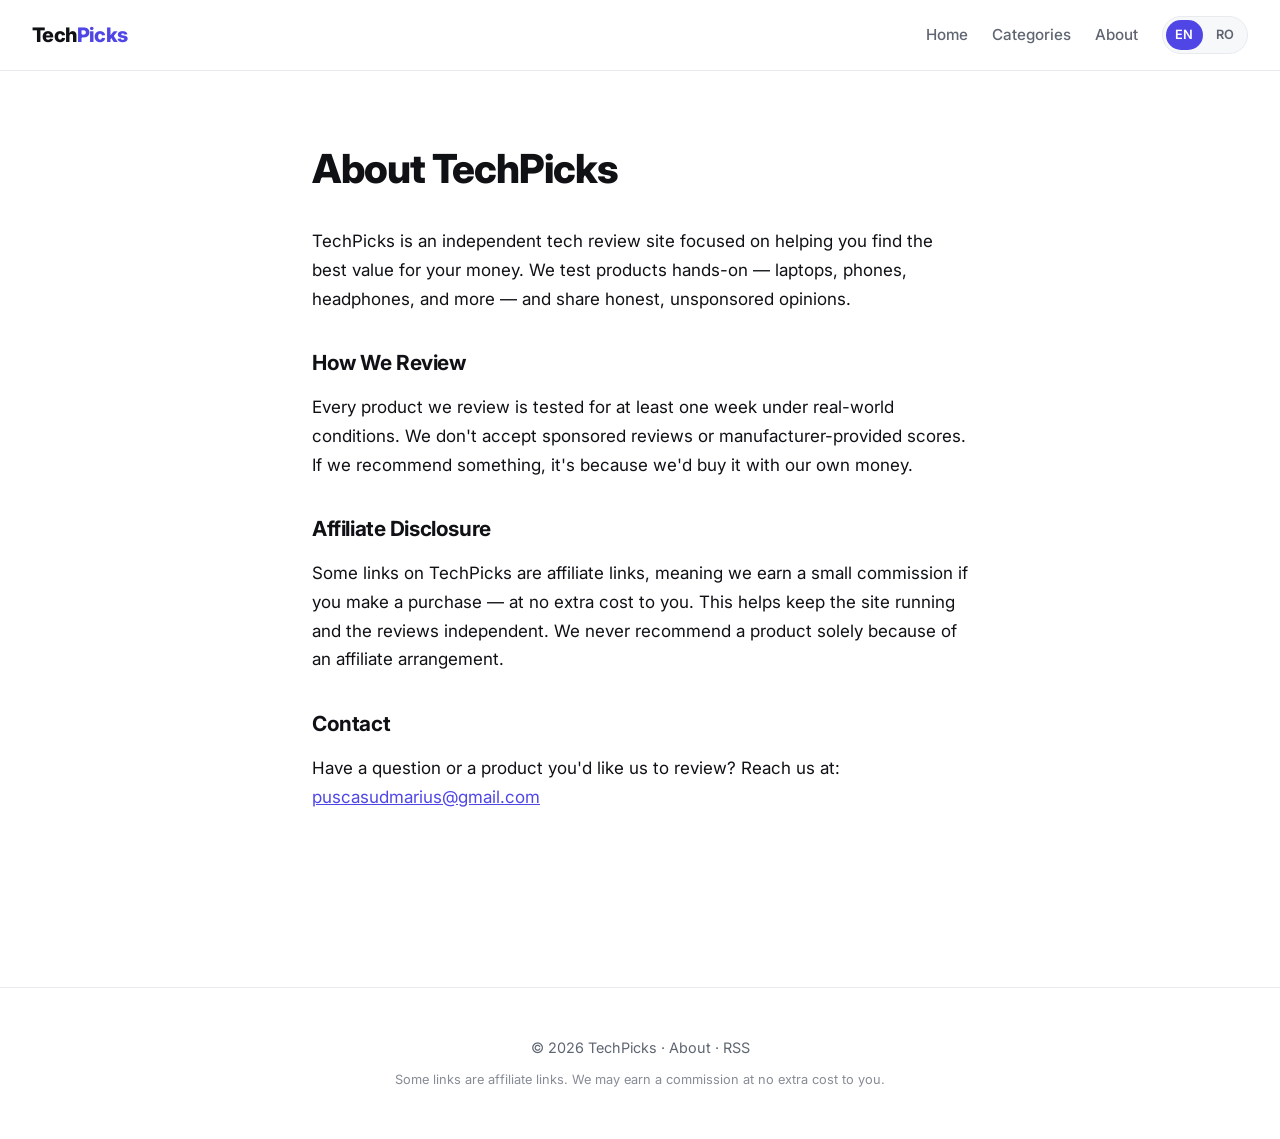
<file: about.html>
<!DOCTYPE html>
<html lang="en">
<head>
  <meta charset="UTF-8" />
  <meta name="viewport" content="width=device-width, initial-scale=1.0" />
  <title>About | TechPicks</title>
  <meta name="description" content="TechPicks is an independent tech review site. We test products hands-on and recommend only what we'd buy ourselves." />
  <meta name="robots" content="index, follow" />
  <link rel="canonical" href="https://mariuspcs.github.io/my-website/about.html" />
  <link rel="alternate" hreflang="en" href="https://mariuspcs.github.io/my-website/about.html" />
  <link rel="alternate" hreflang="ro" href="https://mariuspcs.github.io/my-website/ro/about.html" />
  <link rel="alternate" hreflang="x-default" href="https://mariuspcs.github.io/my-website/ro/about.html" />
  <meta name="theme-color" content="#ffffff" media="(prefers-color-scheme: light)" />
  <meta name="theme-color" content="#0f1115" media="(prefers-color-scheme: dark)" />
  <link rel="preconnect" href="https://fonts.googleapis.com" />
  <link rel="preconnect" href="https://fonts.gstatic.com" crossorigin />
  <link href="https://fonts.googleapis.com/css2?family=Inter:wght@400;500;600;700;800;900&display=swap" rel="stylesheet" />
  <link rel="stylesheet" href="style.css" />
</head>
<body>
  <a href="#main" class="skip-link">Skip to main content</a>

  <header>
    <a href="index.html" class="logo">Tech<span>Picks</span></a>
    <div class="header-right">
      <nav aria-label="Main navigation">
        <a href="index.html">Home</a>
        <a href="index.html#categories">Categories</a>
        <a href="about.html">About</a>
      </nav>
      <div class="lang-switch" role="group" aria-label="Language">
        <a href="about.html" class="active" aria-current="true">EN</a>
        <a href="ro/about.html">RO</a>
      </div>
    </div>
  </header>

  <main id="main">
    <div class="page-content">
      <h1>About TechPicks</h1>

      <p>
        TechPicks is an independent tech review site focused on helping you find the best value for your money. We test products hands-on — laptops, phones, headphones, and more — and share honest, unsponsored opinions.
      </p>

      <h2>How We Review</h2>
      <p>
        Every product we review is tested for at least one week under real-world conditions. We don't accept sponsored reviews or manufacturer-provided scores. If we recommend something, it's because we'd buy it with our own money.
      </p>

      <h2>Affiliate Disclosure</h2>
      <p>
        Some links on TechPicks are affiliate links, meaning we earn a small commission if you make a purchase — at no extra cost to you. This helps keep the site running and the reviews independent. We never recommend a product solely because of an affiliate arrangement.
      </p>

      <h2>Contact</h2>
      <p>
        Have a question or a product you'd like us to review? Reach us at:
        <a href="mailto:puscasudmarius@gmail.com">puscasudmarius@gmail.com</a>
      </p>
    </div>
  </main>

  <footer>
    <p>
      &copy; 2026 TechPicks &middot;
      <a href="about.html">About</a> &middot;
      <a href="feed.xml">RSS</a>
    </p>
    <p class="disclaimer">
      Some links are affiliate links. We may earn a commission at no extra cost to you.
    </p>
  </footer>
</body>
</html>
</file>
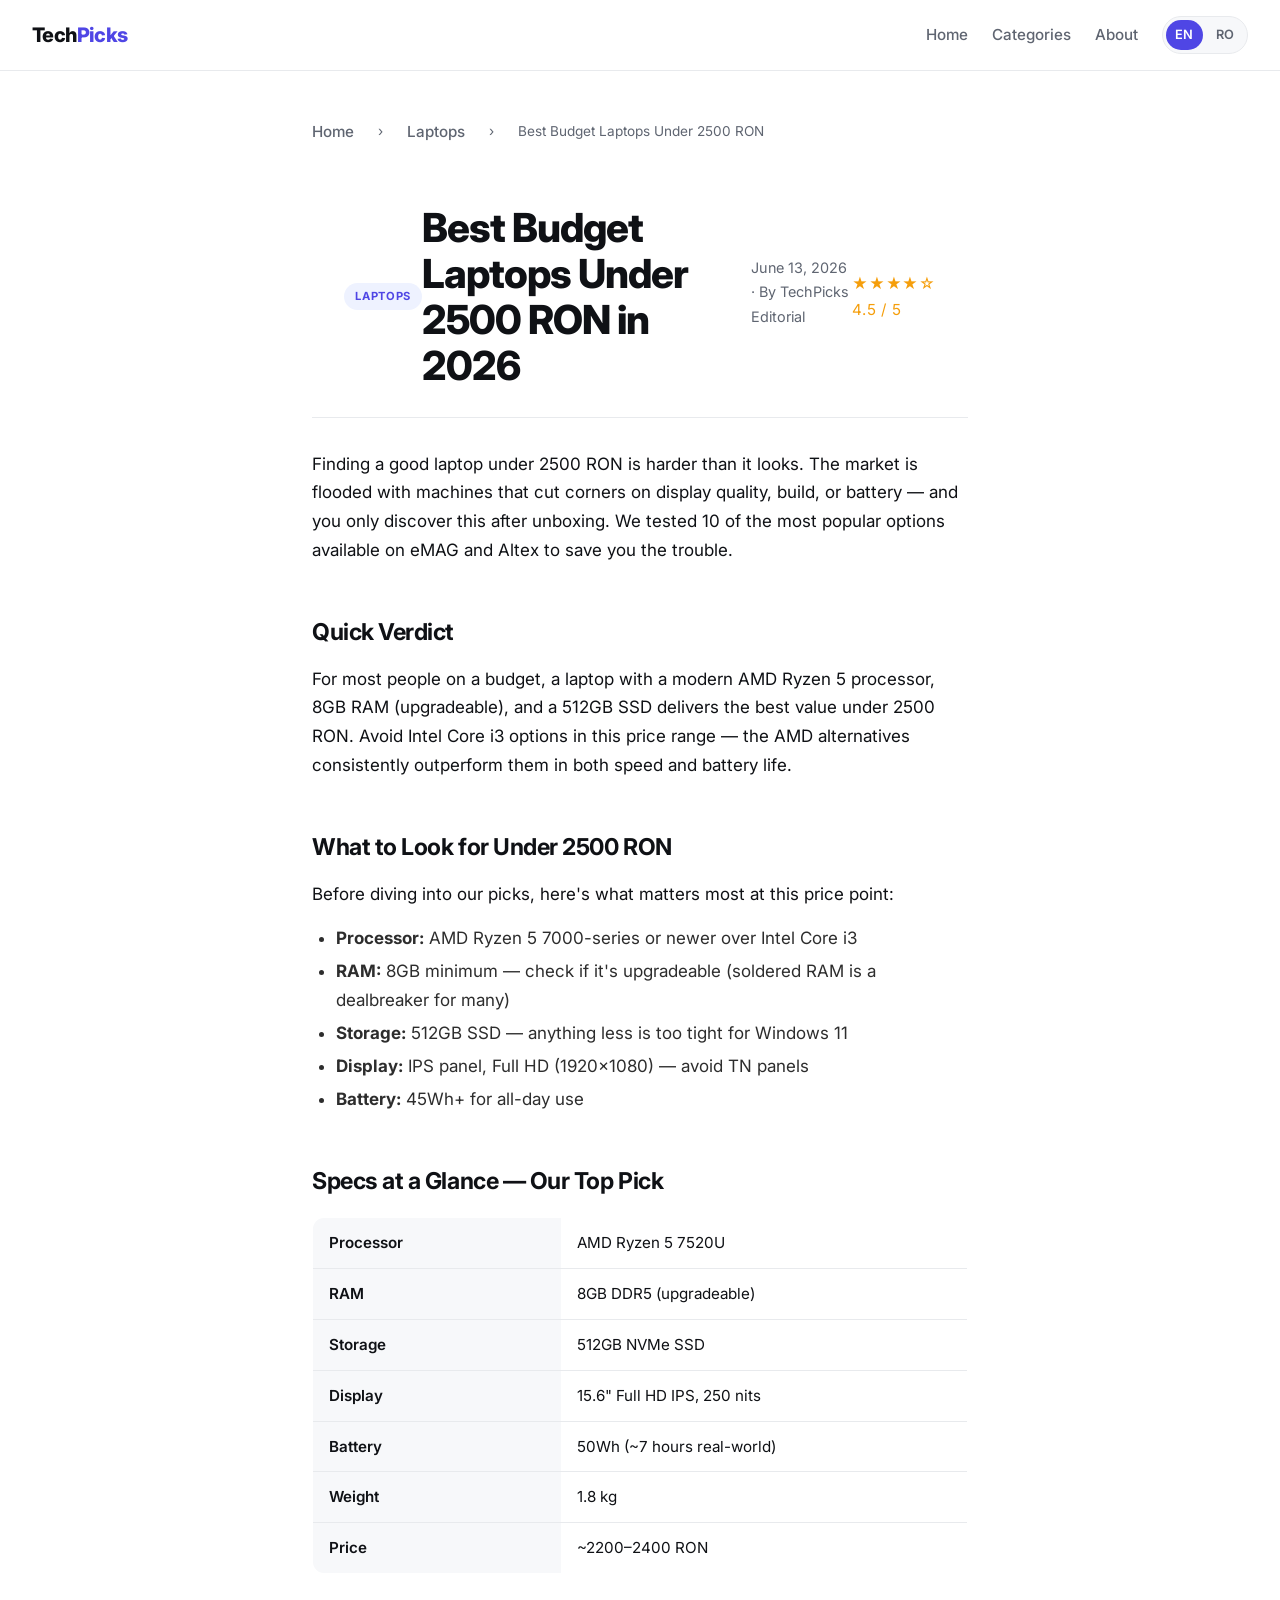
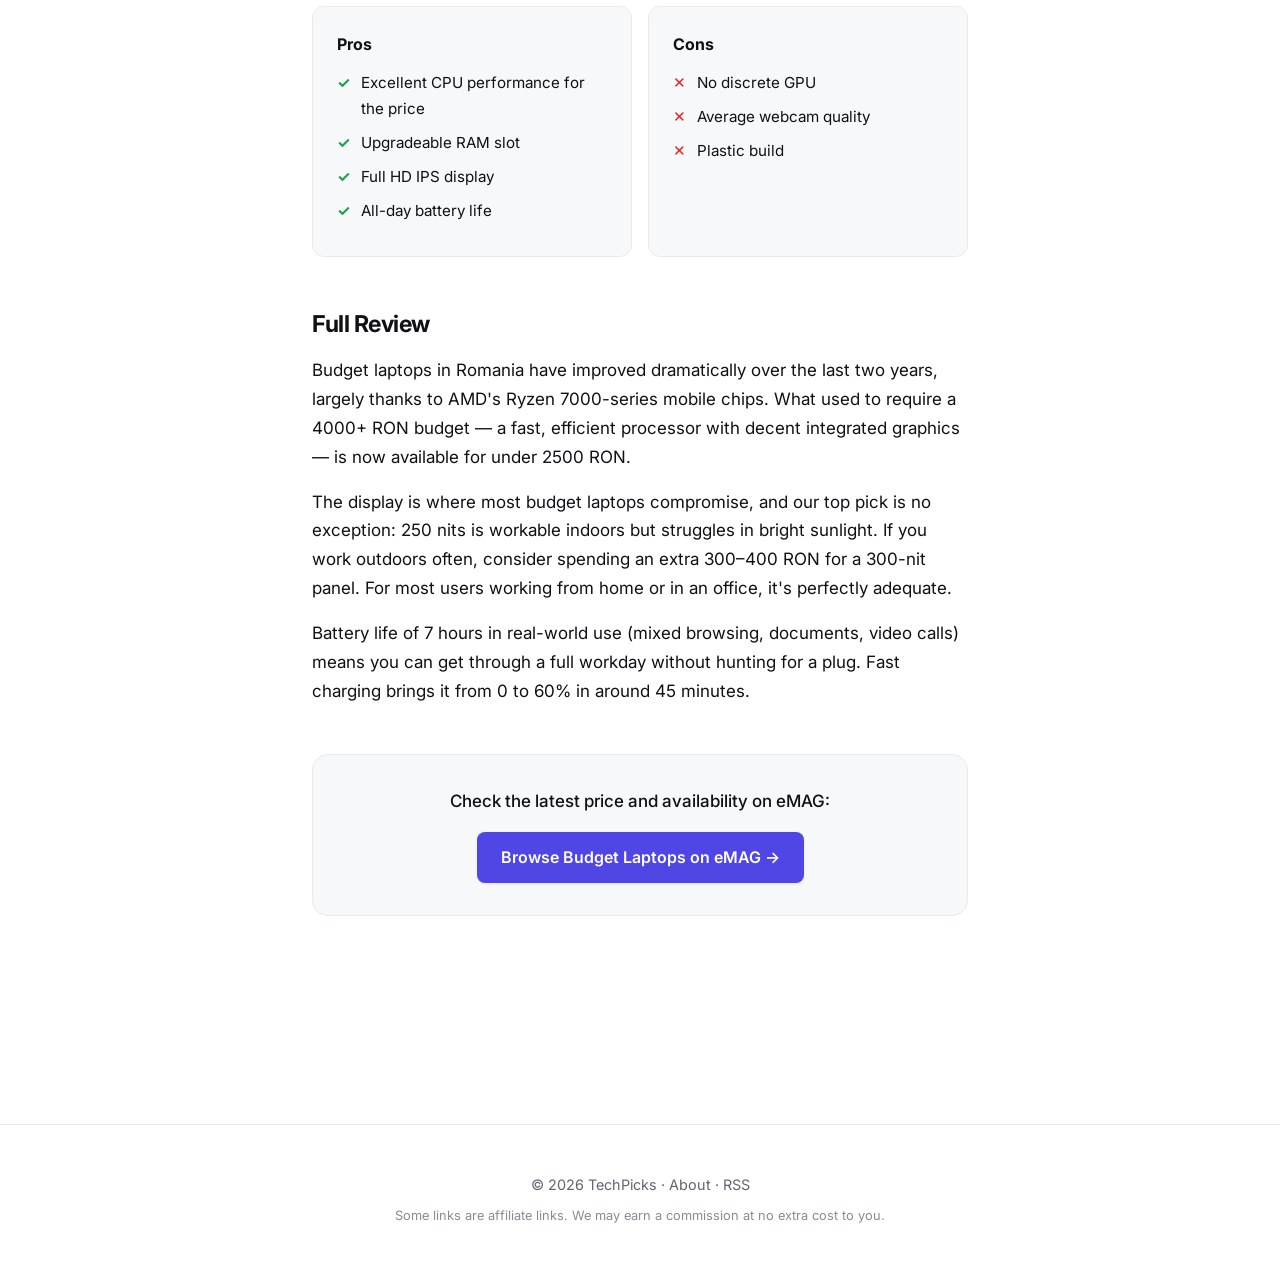
<file: articles/best-budget-laptops-2026.html>
<!DOCTYPE html>
<html lang="en">
<head>
  <meta charset="UTF-8" />
  <meta name="viewport" content="width=device-width, initial-scale=1.0" />
  <title>Best Budget Laptops Under 2500 RON in 2026 | TechPicks</title>
  <meta name="description" content="We tested 10 budget laptops to find the best performance per leu under 2500 RON. Here are our top picks for 2026." />
  <meta name="robots" content="index, follow" />
  <link rel="canonical" href="https://mariuspcs.github.io/my-website/articles/best-budget-laptops-2026.html" />

  <link rel="alternate" hreflang="en" href="https://mariuspcs.github.io/my-website/articles/best-budget-laptops-2026.html" />
  <link rel="alternate" hreflang="ro" href="https://mariuspcs.github.io/my-website/ro/articles/best-budget-laptops-2026.html" />
  <link rel="alternate" hreflang="x-default" href="https://mariuspcs.github.io/my-website/ro/articles/best-budget-laptops-2026.html" />

  <!-- Open Graph -->
  <meta property="og:title" content="Best Budget Laptops Under 2500 RON in 2026 | TechPicks" />
  <meta property="og:description" content="We tested 10 budget laptops to find the best performance per leu under 2500 RON." />
  <meta property="og:image" content="https://mariuspcs.github.io/my-website/assets/images/best-budget-laptops-2026.webp" />
  <meta property="og:type" content="article" />
  <meta property="og:locale" content="en_US" />
  <meta property="og:url" content="https://mariuspcs.github.io/my-website/articles/best-budget-laptops-2026.html" />

  <!-- JSON-LD: Review -->
  <script type="application/ld+json">
  {
    "@context": "https://schema.org",
    "@type": "Review",
    "headline": "Best Budget Laptops Under 2500 RON in 2026",
    "datePublished": "2026-06-13",
    "dateModified": "2026-06-13",
    "author": {
      "@type": "Person",
      "name": "TechPicks Editorial"
    },
    "publisher": {
      "@type": "Organization",
      "name": "TechPicks",
      "url": "https://mariuspcs.github.io/my-website/"
    },
    "reviewRating": {
      "@type": "AggregateRating",
      "ratingValue": "4.5",
      "bestRating": "5",
      "ratingCount": "10"
    },
    "itemReviewed": {
      "@type": "Product",
      "name": "Budget Laptops Under 2500 RON"
    }
  }
  </script>

  <meta name="theme-color" content="#ffffff" media="(prefers-color-scheme: light)" />
  <meta name="theme-color" content="#0f1115" media="(prefers-color-scheme: dark)" />

  <link rel="preconnect" href="https://fonts.googleapis.com" />
  <link rel="preconnect" href="https://fonts.gstatic.com" crossorigin />
  <link href="https://fonts.googleapis.com/css2?family=Inter:wght@400;500;600;700;800;900&display=swap" rel="stylesheet" />
  <link rel="stylesheet" href="../style.css" />
</head>
<body>
  <a href="#main" class="skip-link">Skip to main content</a>

  <header>
    <a href="../index.html" class="logo">Tech<span>Picks</span></a>
    <div class="header-right">
      <nav aria-label="Main navigation">
        <a href="../index.html">Home</a>
        <a href="../index.html#categories">Categories</a>
        <a href="../about.html">About</a>
      </nav>
      <div class="lang-switch" role="group" aria-label="Language">
        <a href="best-budget-laptops-2026.html" class="active" aria-current="true">EN</a>
        <a href="../ro/articles/best-budget-laptops-2026.html">RO</a>
      </div>
    </div>
  </header>

  <main id="main">
    <article class="article-full">
      <nav class="breadcrumb" aria-label="Breadcrumb">
        <a href="../index.html">Home</a> &rsaquo;
        <a href="../index.html#categories">Laptops</a> &rsaquo;
        <span>Best Budget Laptops Under 2500 RON</span>
      </nav>

      <header class="article-header">
        <span class="category-tag">Laptops</span>
        <h1>Best Budget Laptops Under 2500 RON in 2026</h1>
        <p class="article-meta">
          <time datetime="2026-06-13">June 13, 2026</time>
          &middot; By TechPicks Editorial
        </p>
        <div class="star-rating" aria-label="Rating: 4.5 out of 5">
          <span>&#9733;&#9733;&#9733;&#9733;&#9734;</span> 4.5 / 5
        </div>
      </header>

      <p>
        Finding a good laptop under 2500 RON is harder than it looks. The market is flooded with machines that cut corners on display quality, build, or battery — and you only discover this after unboxing. We tested 10 of the most popular options available on eMAG and Altex to save you the trouble.
      </p>

      <h2>Quick Verdict</h2>
      <p>
        For most people on a budget, a laptop with a modern AMD Ryzen 5 processor, 8GB RAM (upgradeable), and a 512GB SSD delivers the best value under 2500 RON. Avoid Intel Core i3 options in this price range — the AMD alternatives consistently outperform them in both speed and battery life.
      </p>

      <h2>What to Look for Under 2500 RON</h2>
      <p>Before diving into our picks, here's what matters most at this price point:</p>
      <ul style="margin: 0.5rem 0 1rem 1.5rem; color: #2d2d2d;">
        <li><strong>Processor:</strong> AMD Ryzen 5 7000-series or newer over Intel Core i3</li>
        <li><strong>RAM:</strong> 8GB minimum — check if it's upgradeable (soldered RAM is a dealbreaker for many)</li>
        <li><strong>Storage:</strong> 512GB SSD — anything less is too tight for Windows 11</li>
        <li><strong>Display:</strong> IPS panel, Full HD (1920×1080) — avoid TN panels</li>
        <li><strong>Battery:</strong> 45Wh+ for all-day use</li>
      </ul>

      <h2>Specs at a Glance — Our Top Pick</h2>
      <table class="specs-table">
        <tbody>
          <tr><th>Processor</th><td>AMD Ryzen 5 7520U</td></tr>
          <tr><th>RAM</th><td>8GB DDR5 (upgradeable)</td></tr>
          <tr><th>Storage</th><td>512GB NVMe SSD</td></tr>
          <tr><th>Display</th><td>15.6" Full HD IPS, 250 nits</td></tr>
          <tr><th>Battery</th><td>50Wh (~7 hours real-world)</td></tr>
          <tr><th>Weight</th><td>1.8 kg</td></tr>
          <tr><th>Price</th><td>~2200–2400 RON</td></tr>
        </tbody>
      </table>

      <div class="pros-cons">
        <div class="pros">
          <h3>Pros</h3>
          <ul>
            <li>Excellent CPU performance for the price</li>
            <li>Upgradeable RAM slot</li>
            <li>Full HD IPS display</li>
            <li>All-day battery life</li>
          </ul>
        </div>
        <div class="cons">
          <h3>Cons</h3>
          <ul>
            <li>No discrete GPU</li>
            <li>Average webcam quality</li>
            <li>Plastic build</li>
          </ul>
        </div>
      </div>

      <h2>Full Review</h2>
      <p>
        Budget laptops in Romania have improved dramatically over the last two years, largely thanks to AMD's Ryzen 7000-series mobile chips. What used to require a 4000+ RON budget — a fast, efficient processor with decent integrated graphics — is now available for under 2500 RON.
      </p>
      <p>
        The display is where most budget laptops compromise, and our top pick is no exception: 250 nits is workable indoors but struggles in bright sunlight. If you work outdoors often, consider spending an extra 300–400 RON for a 300-nit panel. For most users working from home or in an office, it's perfectly adequate.
      </p>
      <p>
        Battery life of 7 hours in real-world use (mixed browsing, documents, video calls) means you can get through a full workday without hunting for a plug. Fast charging brings it from 0 to 60% in around 45 minutes.
      </p>

      <div class="cta-box">
        <p>Check the latest price and availability on eMAG:</p>
        <a href="{{EMAG_HOME}}"
           target="_blank"
           rel="nofollow noopener noreferrer"
           class="btn-affiliate">
          Browse Budget Laptops on eMAG &rarr;
        </a>
      </div>

    </article>
  </main>

  <footer>
    <p>
      &copy; 2026 TechPicks &middot;
      <a href="../about.html">About</a> &middot;
      <a href="../feed.xml">RSS</a>
    </p>
    <p class="disclaimer">
      Some links are affiliate links. We may earn a commission at no extra cost to you.
    </p>
  </footer>
</body>
</html>
</file>
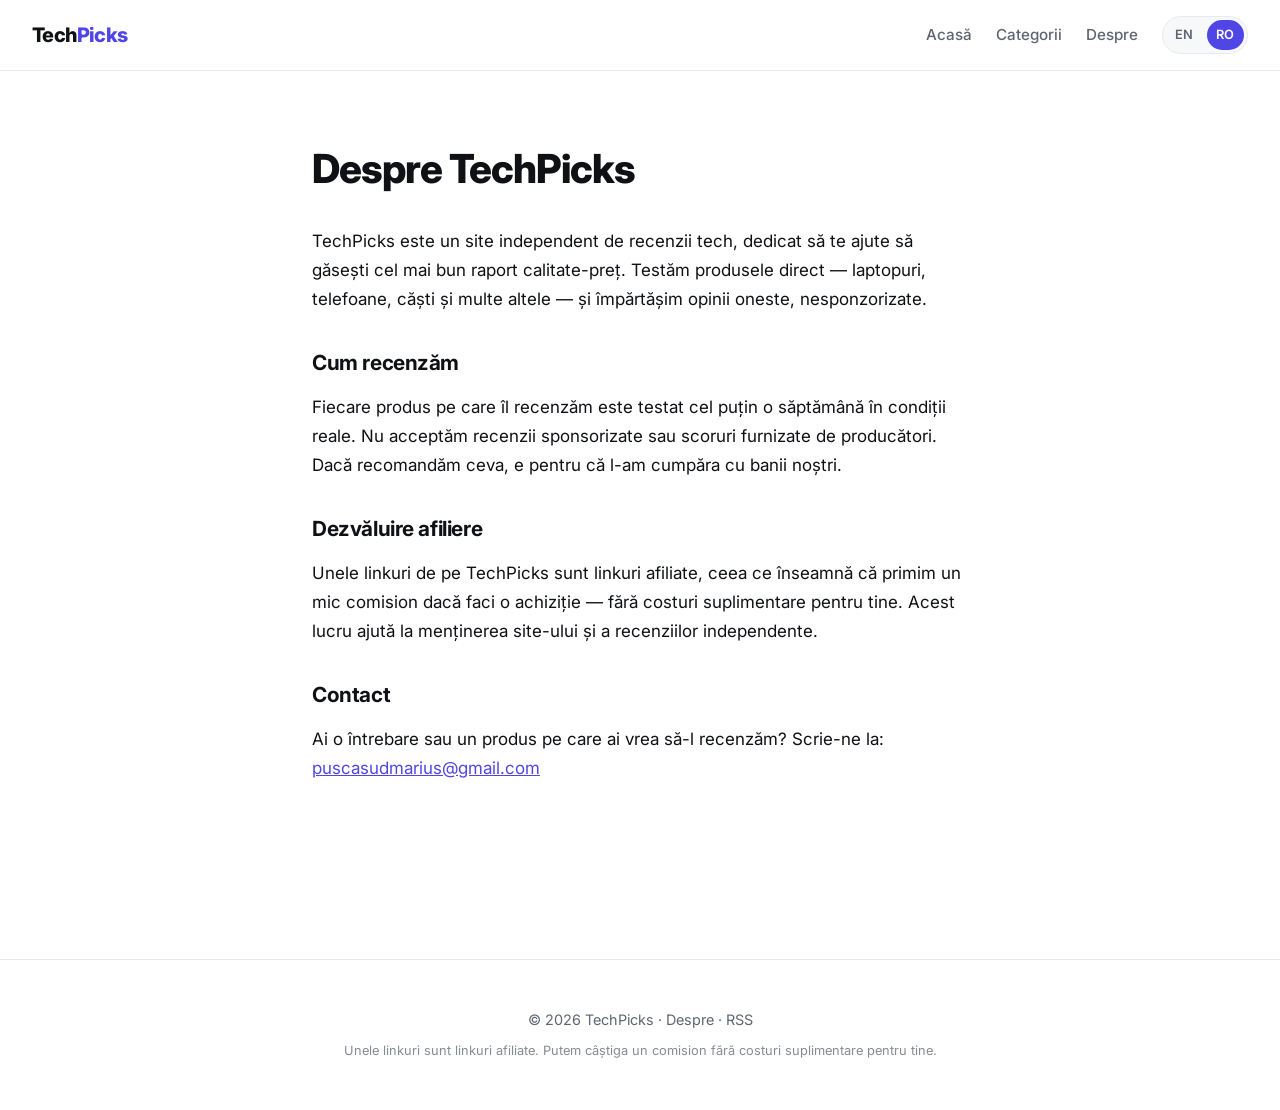
<file: ro/about.html>
<!DOCTYPE html>
<html lang="ro">
<head>
  <meta charset="UTF-8" />
  <meta name="viewport" content="width=device-width, initial-scale=1.0" />
  <title>Despre | TechPicks</title>
  <meta name="description" content="TechPicks este un site independent de recenzii tech. Testăm produsele direct și recomandăm doar ce am cumpăra noi înșine." />
  <meta name="robots" content="index, follow" />
  <link rel="canonical" href="https://mariuspcs.github.io/my-website/ro/about.html" />

  <link rel="alternate" hreflang="ro" href="https://mariuspcs.github.io/my-website/ro/about.html" />
  <link rel="alternate" hreflang="en" href="https://mariuspcs.github.io/my-website/about.html" />
  <link rel="alternate" hreflang="x-default" href="https://mariuspcs.github.io/my-website/ro/about.html" />

  <meta name="theme-color" content="#ffffff" media="(prefers-color-scheme: light)" />
  <meta name="theme-color" content="#0f1115" media="(prefers-color-scheme: dark)" />
  <link rel="preconnect" href="https://fonts.googleapis.com" />
  <link rel="preconnect" href="https://fonts.gstatic.com" crossorigin />
  <link href="https://fonts.googleapis.com/css2?family=Inter:wght@400;500;600;700;800;900&display=swap" rel="stylesheet" />
  <link rel="stylesheet" href="../style.css" />
</head>
<body>
  <a href="#main" class="skip-link">Sari la conținut</a>

  <header>
    <a href="index.html" class="logo">Tech<span>Picks</span></a>
    <div class="header-right">
      <nav aria-label="Navigare principală">
        <a href="index.html">Acasă</a>
        <a href="index.html#categories">Categorii</a>
        <a href="about.html">Despre</a>
      </nav>
      <div class="lang-switch" role="group" aria-label="Limbă">
        <a href="../about.html">EN</a>
        <a href="about.html" class="active" aria-current="true">RO</a>
      </div>
    </div>
  </header>

  <main id="main">
    <div class="page-content">
      <h1>Despre TechPicks</h1>

      <p>
        TechPicks este un site independent de recenzii tech, dedicat să te ajute să găsești cel mai bun raport calitate-preț. Testăm produsele direct — laptopuri, telefoane, căști și multe altele — și împărtășim opinii oneste, nesponzorizate.
      </p>

      <h2>Cum recenzăm</h2>
      <p>
        Fiecare produs pe care îl recenzăm este testat cel puțin o săptămână în condiții reale. Nu acceptăm recenzii sponsorizate sau scoruri furnizate de producători. Dacă recomandăm ceva, e pentru că l-am cumpăra cu banii noștri.
      </p>

      <h2>Dezvăluire afiliere</h2>
      <p>
        Unele linkuri de pe TechPicks sunt linkuri afiliate, ceea ce înseamnă că primim un mic comision dacă faci o achiziție — fără costuri suplimentare pentru tine. Acest lucru ajută la menținerea site-ului și a recenziilor independente.
      </p>

      <h2>Contact</h2>
      <p>
        Ai o întrebare sau un produs pe care ai vrea să-l recenzăm? Scrie-ne la:
        <a href="mailto:puscasudmarius@gmail.com">puscasudmarius@gmail.com</a>
      </p>
    </div>
  </main>

  <footer>
    <p>
      &copy; 2026 TechPicks &middot;
      <a href="about.html">Despre</a> &middot;
      <a href="../feed.xml">RSS</a>
    </p>
    <p class="disclaimer">
      Unele linkuri sunt linkuri afiliate. Putem câștiga un comision fără costuri suplimentare pentru tine.
    </p>
  </footer>
</body>
</html>
</file>
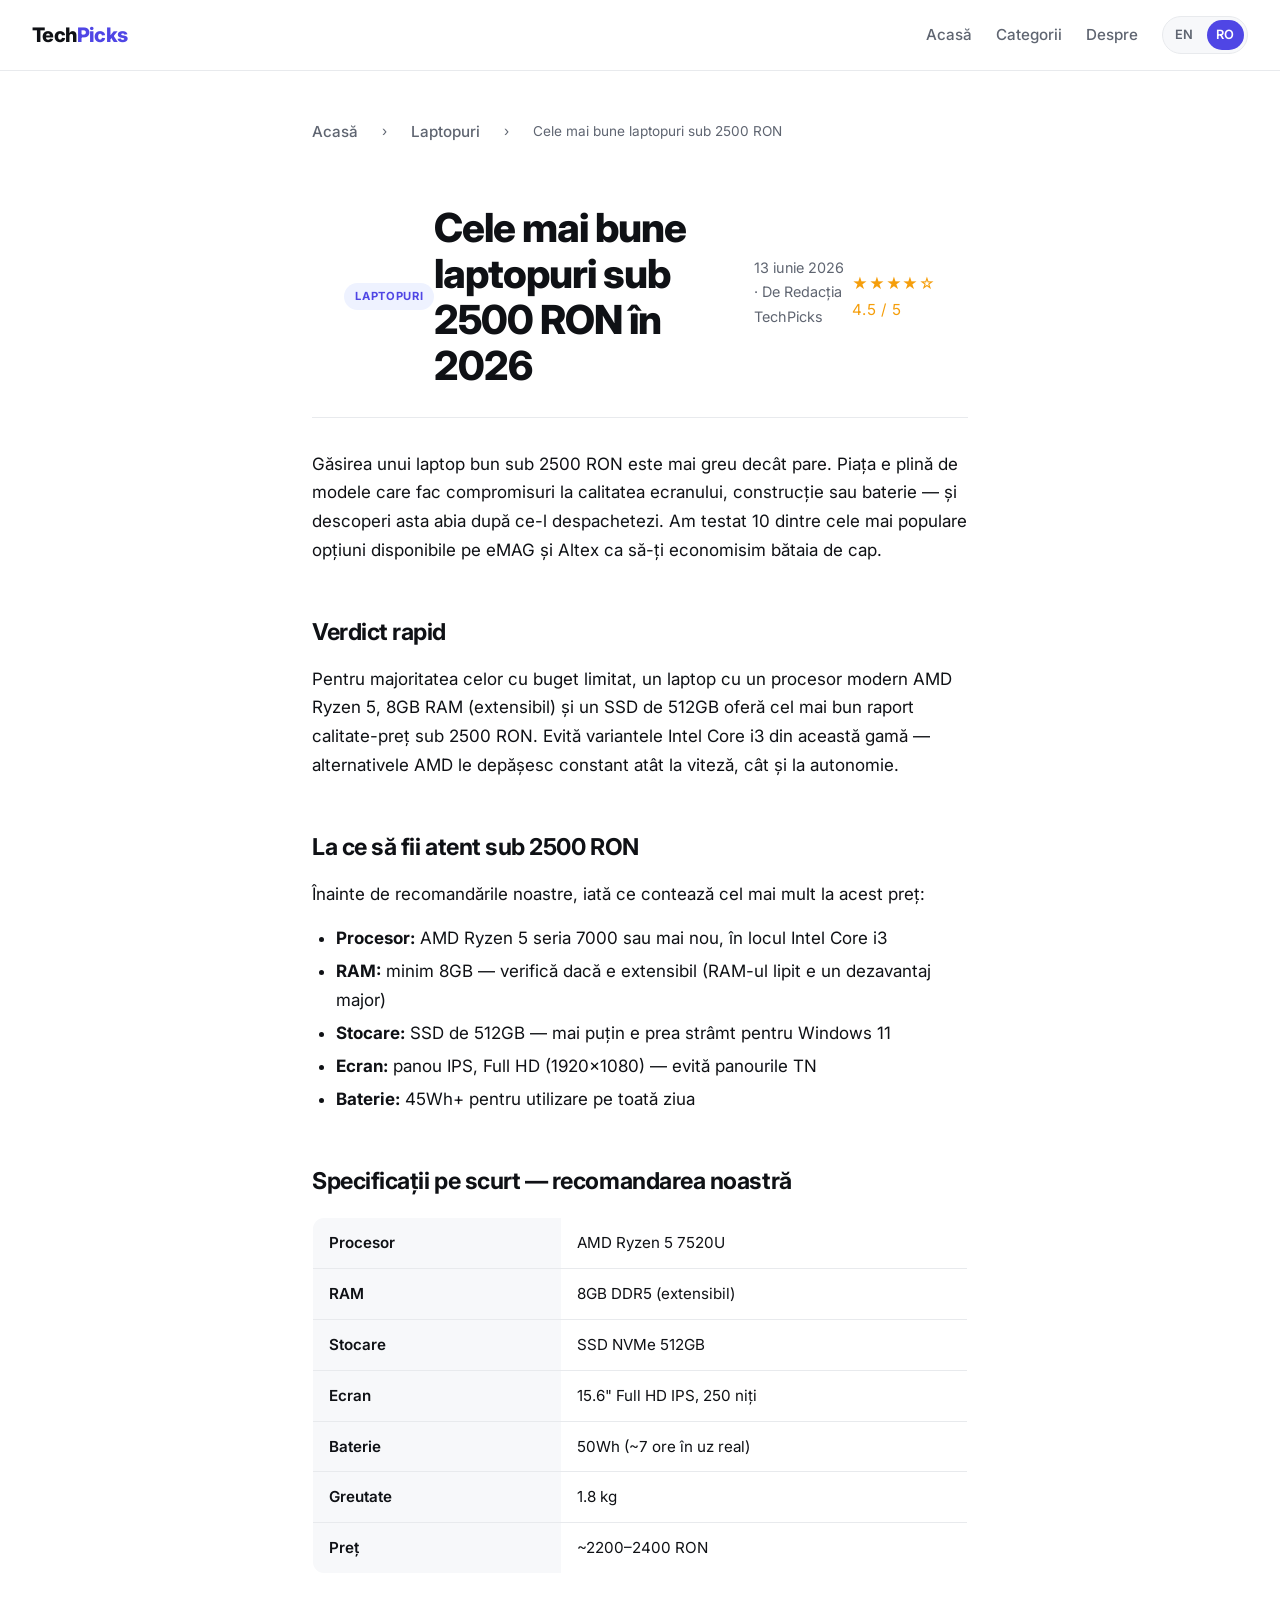
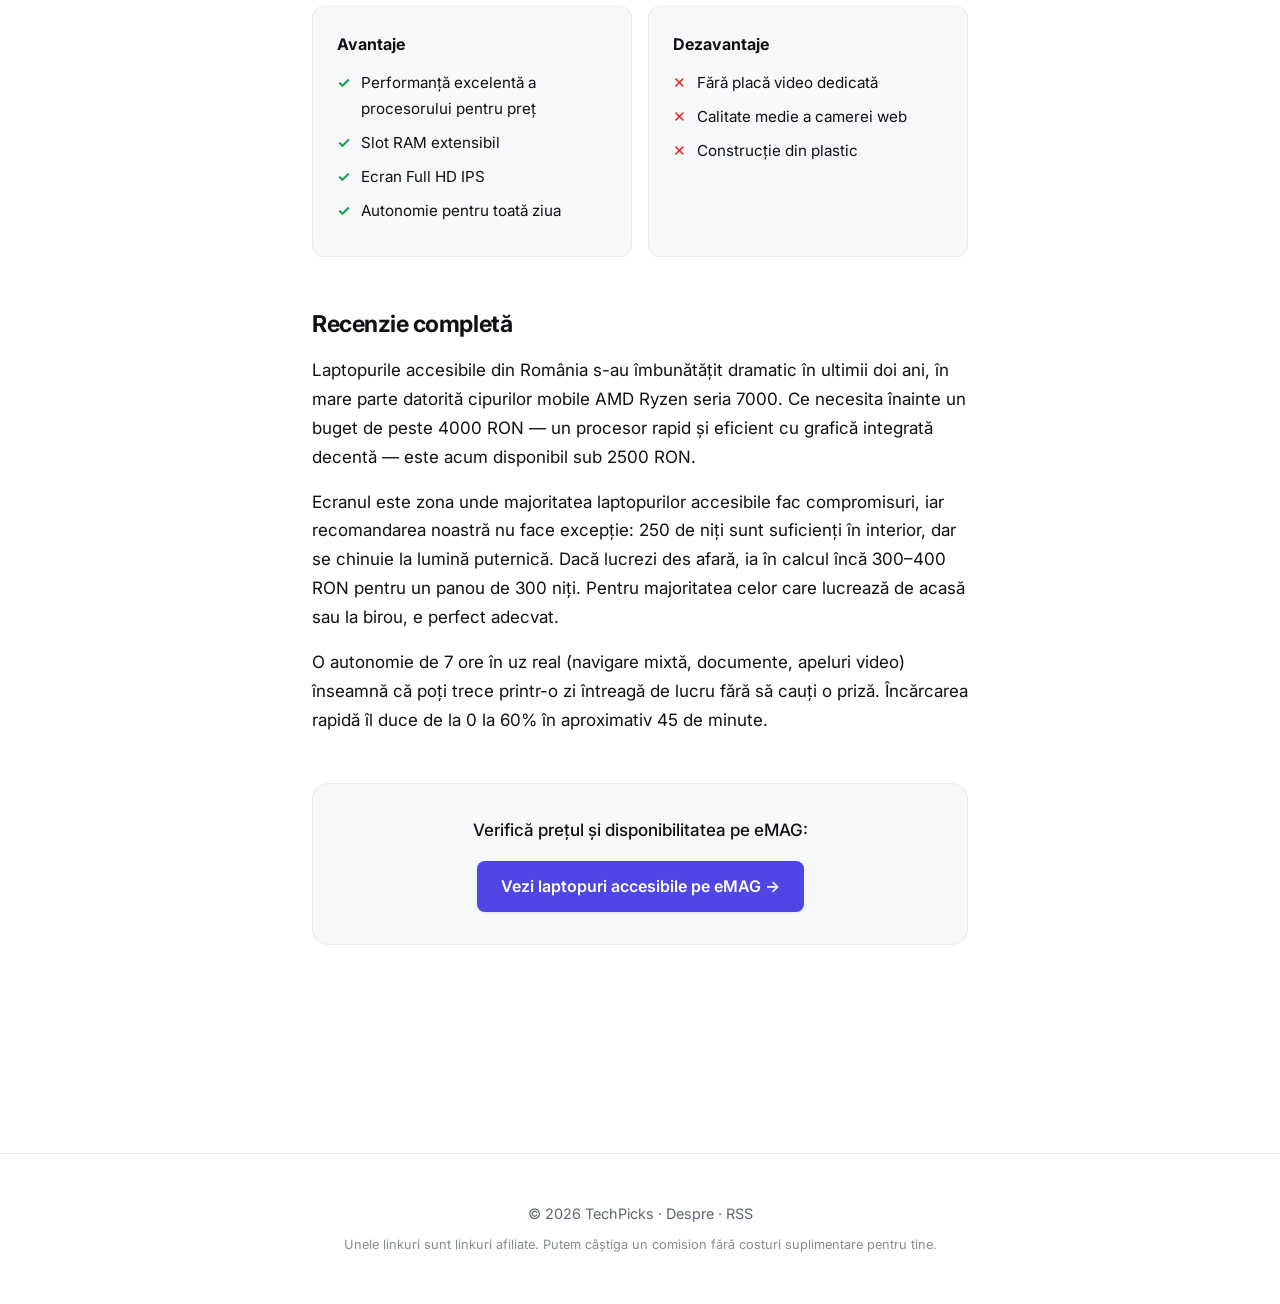
<file: ro/articles/best-budget-laptops-2026.html>
<!DOCTYPE html>
<html lang="ro">
<head>
  <meta charset="UTF-8" />
  <meta name="viewport" content="width=device-width, initial-scale=1.0" />
  <title>Cele mai bune laptopuri sub 2500 RON în 2026 | TechPicks</title>
  <meta name="description" content="Am testat 10 laptopuri accesibile pentru a găsi cel mai bun raport performanță-preț sub 2500 RON. Iată recomandările noastre pentru 2026." />
  <meta name="robots" content="index, follow" />
  <link rel="canonical" href="https://mariuspcs.github.io/my-website/ro/articles/best-budget-laptops-2026.html" />

  <link rel="alternate" hreflang="ro" href="https://mariuspcs.github.io/my-website/ro/articles/best-budget-laptops-2026.html" />
  <link rel="alternate" hreflang="en" href="https://mariuspcs.github.io/my-website/articles/best-budget-laptops-2026.html" />
  <link rel="alternate" hreflang="x-default" href="https://mariuspcs.github.io/my-website/ro/articles/best-budget-laptops-2026.html" />

  <!-- Open Graph -->
  <meta property="og:title" content="Cele mai bune laptopuri sub 2500 RON în 2026 | TechPicks" />
  <meta property="og:description" content="Am testat 10 laptopuri accesibile pentru a găsi cel mai bun raport performanță-preț sub 2500 RON." />
  <meta property="og:image" content="https://mariuspcs.github.io/my-website/assets/images/best-budget-laptops-2026.webp" />
  <meta property="og:type" content="article" />
  <meta property="og:locale" content="ro_RO" />
  <meta property="og:url" content="https://mariuspcs.github.io/my-website/ro/articles/best-budget-laptops-2026.html" />

  <!-- JSON-LD: Review -->
  <script type="application/ld+json">
  {
    "@context": "https://schema.org",
    "@type": "Review",
    "headline": "Cele mai bune laptopuri sub 2500 RON în 2026",
    "datePublished": "2026-06-13",
    "dateModified": "2026-06-13",
    "inLanguage": "ro",
    "author": { "@type": "Person", "name": "Redacția TechPicks" },
    "publisher": { "@type": "Organization", "name": "TechPicks", "url": "https://mariuspcs.github.io/my-website/" },
    "reviewRating": { "@type": "AggregateRating", "ratingValue": "4.5", "bestRating": "5", "ratingCount": "10" },
    "itemReviewed": { "@type": "Product", "name": "Laptopuri accesibile sub 2500 RON" }
  }
  </script>

  <meta name="theme-color" content="#ffffff" media="(prefers-color-scheme: light)" />
  <meta name="theme-color" content="#0f1115" media="(prefers-color-scheme: dark)" />
  <link rel="preconnect" href="https://fonts.googleapis.com" />
  <link rel="preconnect" href="https://fonts.gstatic.com" crossorigin />
  <link href="https://fonts.googleapis.com/css2?family=Inter:wght@400;500;600;700;800;900&display=swap" rel="stylesheet" />
  <link rel="stylesheet" href="../../style.css" />
</head>
<body>
  <a href="#main" class="skip-link">Sari la conținut</a>

  <header>
    <a href="../index.html" class="logo">Tech<span>Picks</span></a>
    <div class="header-right">
      <nav aria-label="Navigare principală">
        <a href="../index.html">Acasă</a>
        <a href="../index.html#categories">Categorii</a>
        <a href="../about.html">Despre</a>
      </nav>
      <div class="lang-switch" role="group" aria-label="Limbă">
        <a href="../../articles/best-budget-laptops-2026.html">EN</a>
        <a href="best-budget-laptops-2026.html" class="active" aria-current="true">RO</a>
      </div>
    </div>
  </header>

  <main id="main">
    <article class="article-full">
      <nav class="breadcrumb" aria-label="Breadcrumb">
        <a href="../index.html">Acasă</a> &rsaquo;
        <a href="../index.html#categories">Laptopuri</a> &rsaquo;
        <span>Cele mai bune laptopuri sub 2500 RON</span>
      </nav>

      <header class="article-header">
        <span class="category-tag">Laptopuri</span>
        <h1>Cele mai bune laptopuri sub 2500 RON în 2026</h1>
        <p class="article-meta">
          <time datetime="2026-06-13">13 iunie 2026</time>
          &middot; De Redacția TechPicks
        </p>
        <div class="star-rating" aria-label="Notă: 4.5 din 5">
          <span>&#9733;&#9733;&#9733;&#9733;&#9734;</span> 4.5 / 5
        </div>
      </header>

      <p>
        Găsirea unui laptop bun sub 2500 RON este mai greu decât pare. Piața e plină de modele care fac compromisuri la calitatea ecranului, construcție sau baterie — și descoperi asta abia după ce-l despachetezi. Am testat 10 dintre cele mai populare opțiuni disponibile pe eMAG și Altex ca să-ți economisim bătaia de cap.
      </p>

      <h2>Verdict rapid</h2>
      <p>
        Pentru majoritatea celor cu buget limitat, un laptop cu un procesor modern AMD Ryzen 5, 8GB RAM (extensibil) și un SSD de 512GB oferă cel mai bun raport calitate-preț sub 2500 RON. Evită variantele Intel Core i3 din această gamă — alternativele AMD le depășesc constant atât la viteză, cât și la autonomie.
      </p>

      <h2>La ce să fii atent sub 2500 RON</h2>
      <p>Înainte de recomandările noastre, iată ce contează cel mai mult la acest preț:</p>
      <ul>
        <li><strong>Procesor:</strong> AMD Ryzen 5 seria 7000 sau mai nou, în locul Intel Core i3</li>
        <li><strong>RAM:</strong> minim 8GB — verifică dacă e extensibil (RAM-ul lipit e un dezavantaj major)</li>
        <li><strong>Stocare:</strong> SSD de 512GB — mai puțin e prea strâmt pentru Windows 11</li>
        <li><strong>Ecran:</strong> panou IPS, Full HD (1920×1080) — evită panourile TN</li>
        <li><strong>Baterie:</strong> 45Wh+ pentru utilizare pe toată ziua</li>
      </ul>

      <h2>Specificații pe scurt — recomandarea noastră</h2>
      <table class="specs-table">
        <tbody>
          <tr><th>Procesor</th><td>AMD Ryzen 5 7520U</td></tr>
          <tr><th>RAM</th><td>8GB DDR5 (extensibil)</td></tr>
          <tr><th>Stocare</th><td>SSD NVMe 512GB</td></tr>
          <tr><th>Ecran</th><td>15.6" Full HD IPS, 250 niți</td></tr>
          <tr><th>Baterie</th><td>50Wh (~7 ore în uz real)</td></tr>
          <tr><th>Greutate</th><td>1.8 kg</td></tr>
          <tr><th>Preț</th><td>~2200–2400 RON</td></tr>
        </tbody>
      </table>

      <div class="pros-cons">
        <div class="pros">
          <h3>Avantaje</h3>
          <ul>
            <li>Performanță excelentă a procesorului pentru preț</li>
            <li>Slot RAM extensibil</li>
            <li>Ecran Full HD IPS</li>
            <li>Autonomie pentru toată ziua</li>
          </ul>
        </div>
        <div class="cons">
          <h3>Dezavantaje</h3>
          <ul>
            <li>Fără placă video dedicată</li>
            <li>Calitate medie a camerei web</li>
            <li>Construcție din plastic</li>
          </ul>
        </div>
      </div>

      <h2>Recenzie completă</h2>
      <p>
        Laptopurile accesibile din România s-au îmbunătățit dramatic în ultimii doi ani, în mare parte datorită cipurilor mobile AMD Ryzen seria 7000. Ce necesita înainte un buget de peste 4000 RON — un procesor rapid și eficient cu grafică integrată decentă — este acum disponibil sub 2500 RON.
      </p>
      <p>
        Ecranul este zona unde majoritatea laptopurilor accesibile fac compromisuri, iar recomandarea noastră nu face excepție: 250 de niți sunt suficienți în interior, dar se chinuie la lumină puternică. Dacă lucrezi des afară, ia în calcul încă 300–400 RON pentru un panou de 300 niți. Pentru majoritatea celor care lucrează de acasă sau la birou, e perfect adecvat.
      </p>
      <p>
        O autonomie de 7 ore în uz real (navigare mixtă, documente, apeluri video) înseamnă că poți trece printr-o zi întreagă de lucru fără să cauți o priză. Încărcarea rapidă îl duce de la 0 la 60% în aproximativ 45 de minute.
      </p>

      <div class="cta-box">
        <p>Verifică prețul și disponibilitatea pe eMAG:</p>
        <a href="{{EMAG_HOME}}"
           target="_blank"
           rel="nofollow noopener noreferrer"
           class="btn-affiliate">
          Vezi laptopuri accesibile pe eMAG &rarr;
        </a>
      </div>

    </article>
  </main>

  <footer>
    <p>
      &copy; 2026 TechPicks &middot;
      <a href="../about.html">Despre</a> &middot;
      <a href="../../feed.xml">RSS</a>
    </p>
    <p class="disclaimer">
      Unele linkuri sunt linkuri afiliate. Putem câștiga un comision fără costuri suplimentare pentru tine.
    </p>
  </footer>
</body>
</html>
</file>
<file: style.css>
/* ═══════════════════════════════════════════════════════════════════════════
   TechPicks — Premium Design System
   Single source of truth for all visual tokens and components.
   ═══════════════════════════════════════════════════════════════════════════ */

/* ── Reset ──────────────────────────────────────────────────────────────── */
*, *::before, *::after {
  box-sizing: border-box;
  margin: 0;
  padding: 0;
}

/* ── Design Tokens ──────────────────────────────────────────────────────── */
:root {
  /* Color — refined neutral base + single confident accent */
  --color-bg: #ffffff;
  --color-surface: #f7f8fa;
  --color-surface-2: #f0f2f5;
  --color-border: #e8eaed;
  --color-text: #0f1115;
  --color-muted: #5f6571;
  --color-accent: #4f46e5;
  --color-accent-hover: #4338ca;
  --color-accent-soft: #eef2ff;
  --color-star: #f59e0b;

  /* Header (translucent) */
  --color-header-bg: rgba(255, 255, 255, 0.72);

  /* Typography */
  --font-sans: "Inter", system-ui, -apple-system, "Segoe UI", sans-serif;

  /* Spacing scale (4px base) */
  --space-1: 0.25rem;
  --space-2: 0.5rem;
  --space-3: 0.75rem;
  --space-4: 1rem;
  --space-6: 1.5rem;
  --space-8: 2rem;
  --space-12: 3rem;
  --space-16: 4rem;
  --space-24: 6rem;

  /* Radius & elevation */
  --radius-sm: 8px;
  --radius-md: 12px;
  --radius-lg: 16px;
  --radius-full: 999px;
  --shadow-sm: 0 1px 2px rgba(15,17,21,0.04), 0 1px 3px rgba(15,17,21,0.06);
  --shadow-md: 0 4px 12px rgba(15,17,21,0.06), 0 2px 4px rgba(15,17,21,0.04);
  --shadow-lg: 0 12px 32px rgba(15,17,21,0.10);

  /* Layout */
  --max-w: 1120px;
  --max-w-article: 720px;

  /* Motion */
  --ease: cubic-bezier(0.4, 0, 0.2, 1);
  --dur: 200ms;
}

/* ── Dark Mode ──────────────────────────────────────────────────────────── */
@media (prefers-color-scheme: dark) {
  :root {
    --color-bg: #0f1115;
    --color-surface: #1a1d23;
    --color-surface-2: #22262e;
    --color-border: #2a2e37;
    --color-text: #e6e8eb;
    --color-muted: #9aa1ad;
    --color-accent: #818cf8;
    --color-accent-hover: #a5b4fc;
    --color-accent-soft: #1e2030;
    --color-header-bg: rgba(15, 17, 21, 0.72);
    --shadow-sm: 0 1px 2px rgba(0,0,0,0.3), 0 1px 3px rgba(0,0,0,0.4);
    --shadow-md: 0 4px 12px rgba(0,0,0,0.4), 0 2px 4px rgba(0,0,0,0.3);
    --shadow-lg: 0 12px 32px rgba(0,0,0,0.5);
  }
}

/* ── Base ───────────────────────────────────────────────────────────────── */
html { scroll-behavior: smooth; }

body {
  font-family: var(--font-sans);
  color: var(--color-text);
  background: var(--color-bg);
  line-height: 1.7;
  font-size: 1.0625rem;
  -webkit-font-smoothing: antialiased;
  text-rendering: optimizeLegibility;
}

a { color: inherit; }

img { max-width: 100%; display: block; }

/* ── Skip Link ──────────────────────────────────────────────────────────── */
.skip-link {
  position: absolute;
  left: -9999px;
  top: var(--space-4);
  background: var(--color-accent);
  color: #fff;
  padding: var(--space-2) var(--space-4);
  border-radius: var(--radius-sm);
  text-decoration: none;
  z-index: 100;
}
.skip-link:focus { left: var(--space-4); }

/* ── Header ─────────────────────────────────────────────────────────────── */
header {
  display: flex;
  align-items: center;
  justify-content: space-between;
  padding: var(--space-4) var(--space-8);
  border-bottom: 1px solid var(--color-border);
  position: sticky;
  top: 0;
  background: var(--color-header-bg);
  backdrop-filter: saturate(180%) blur(12px);
  -webkit-backdrop-filter: saturate(180%) blur(12px);
  z-index: 50;
}

.logo {
  font-size: 1.25rem;
  font-weight: 800;
  letter-spacing: -0.03em;
  color: var(--color-text);
  text-decoration: none;
}
.logo span { color: var(--color-accent); }

.header-right {
  display: flex;
  align-items: center;
  gap: var(--space-6);
}

nav {
  display: flex;
  align-items: center;
  gap: var(--space-6);
}
nav a {
  text-decoration: none;
  color: var(--color-muted);
  font-size: 0.95rem;
  font-weight: 500;
  transition: color var(--dur) var(--ease);
}
nav a:hover, nav a:focus-visible { color: var(--color-text); }

/* Language switcher */
.lang-switch {
  display: flex;
  gap: var(--space-1);
  border: 1px solid var(--color-border);
  border-radius: var(--radius-full);
  padding: 3px;
  background: var(--color-surface);
}
.lang-switch a {
  font-size: 0.8rem;
  font-weight: 600;
  text-decoration: none;
  color: var(--color-muted);
  padding: 0.25rem 0.6rem;
  border-radius: var(--radius-full);
  transition: all var(--dur) var(--ease);
}
.lang-switch a.active {
  background: var(--color-accent);
  color: #fff;
}

/* ── Hero ───────────────────────────────────────────────────────────────── */
.hero {
  position: relative;
  padding: var(--space-24) var(--space-8);
  text-align: center;
  overflow: hidden;
  border-bottom: 1px solid var(--color-border);
  background:
    radial-gradient(60% 80% at 50% -10%, var(--color-accent-soft) 0%, transparent 70%),
    var(--color-bg);
}
.hero h1 {
  font-size: clamp(2rem, 5vw, 3.25rem);
  font-weight: 800;
  letter-spacing: -0.03em;
  line-height: 1.1;
  margin-bottom: var(--space-4);
}
.hero p {
  color: var(--color-muted);
  font-size: 1.15rem;
  max-width: 580px;
  margin: 0 auto;
}

/* ── Layout ─────────────────────────────────────────────────────────────── */
.container {
  max-width: var(--max-w);
  margin: 0 auto;
  padding: 0 var(--space-8);
}

section { padding: var(--space-16) 0; }

.section-title {
  font-size: 1.5rem;
  font-weight: 800;
  letter-spacing: -0.02em;
  margin-bottom: var(--space-8);
  display: flex;
  align-items: center;
  gap: var(--space-3);
}
.section-title::after {
  content: "";
  flex: 1;
  height: 1px;
  background: var(--color-border);
}

/* ── Article Grid + Cards ───────────────────────────────────────────────── */
.article-grid {
  display: grid;
  grid-template-columns: repeat(auto-fill, minmax(320px, 1fr));
  gap: var(--space-6);
}

.article-card {
  border: 1px solid var(--color-border);
  border-radius: var(--radius-md);
  overflow: hidden;
  background: var(--color-bg);
  box-shadow: var(--shadow-sm);
  transition: box-shadow var(--dur) var(--ease), transform var(--dur) var(--ease);
}
.article-card:hover {
  box-shadow: var(--shadow-md);
  transform: translateY(-2px);
}
.article-card img {
  width: 100%;
  aspect-ratio: 16 / 9;
  object-fit: cover;
  background: var(--color-surface);
}
.card-body { padding: var(--space-6); }
.card-body h2 {
  font-size: 1.15rem;
  font-weight: 700;
  letter-spacing: -0.01em;
  line-height: 1.35;
  margin: var(--space-3) 0;
}
.card-body h2 a {
  color: var(--color-text);
  text-decoration: none;
  transition: color var(--dur) var(--ease);
}
.card-body h2 a:hover { color: var(--color-accent); }
.card-body p {
  font-size: 0.95rem;
  color: var(--color-muted);
  margin-bottom: var(--space-4);
}
.card-footer {
  display: flex;
  align-items: center;
  justify-content: space-between;
  font-size: 0.8rem;
  color: var(--color-muted);
}

/* ── Category Tag ───────────────────────────────────────────────────────── */
.category-tag {
  display: inline-block;
  background: var(--color-accent-soft);
  color: var(--color-accent);
  font-size: 0.7rem;
  font-weight: 700;
  padding: 0.25rem 0.7rem;
  border-radius: var(--radius-full);
  text-transform: uppercase;
  letter-spacing: 0.06em;
}

/* ── Star Rating ────────────────────────────────────────────────────────── */
.star-rating {
  color: var(--color-star);
  font-size: 0.95rem;
  letter-spacing: 0.05em;
}

/* ── Article Full Page ──────────────────────────────────────────────────── */
.article-full {
  max-width: var(--max-w-article);
  margin: var(--space-12) auto;
  padding: 0 var(--space-8) var(--space-24);
}

.breadcrumb {
  font-size: 0.85rem;
  color: var(--color-muted);
  margin-bottom: var(--space-8);
}
.breadcrumb a { color: var(--color-muted); text-decoration: none; }
.breadcrumb a:hover { color: var(--color-accent); }

.article-header { margin-bottom: var(--space-8); }
.article-header h1 {
  font-size: clamp(1.75rem, 4vw, 2.5rem);
  font-weight: 800;
  letter-spacing: -0.025em;
  line-height: 1.15;
  margin: var(--space-3) 0;
}
.article-meta {
  font-size: 0.9rem;
  color: var(--color-muted);
  margin: var(--space-2) 0;
}

.article-full > picture img,
.article-full > img {
  width: 100%;
  aspect-ratio: 16 / 9;
  object-fit: cover;
  border-radius: var(--radius-md);
  margin: var(--space-8) 0;
}

.article-full h2 {
  font-size: 1.45rem;
  font-weight: 700;
  letter-spacing: -0.02em;
  margin: var(--space-12) 0 var(--space-3);
}
.article-full p { margin-bottom: var(--space-4); }
.article-full ul { margin: var(--space-2) 0 var(--space-4) var(--space-6); }
.article-full li { margin-bottom: var(--space-1); }

/* ── Specs Table ────────────────────────────────────────────────────────── */
.specs-table {
  width: 100%;
  border-collapse: collapse;
  margin: var(--space-4) 0 var(--space-8);
  font-size: 0.95rem;
  border: 1px solid var(--color-border);
  border-radius: var(--radius-md);
  overflow: hidden;
}
.specs-table th, .specs-table td {
  padding: var(--space-3) var(--space-4);
  border-bottom: 1px solid var(--color-border);
  text-align: left;
}
.specs-table tr:last-child th,
.specs-table tr:last-child td { border-bottom: none; }
.specs-table th {
  background: var(--color-surface);
  font-weight: 600;
  width: 38%;
}

/* ── Pros & Cons ────────────────────────────────────────────────────────── */
.pros-cons {
  display: grid;
  grid-template-columns: 1fr 1fr;
  gap: var(--space-4);
  margin: var(--space-8) 0;
}
@media (max-width: 540px) { .pros-cons { grid-template-columns: 1fr; } }
.pros, .cons {
  border-radius: var(--radius-md);
  padding: var(--space-6);
  border: 1px solid var(--color-border);
  background: var(--color-surface);
}
.pros h3, .cons h3 {
  font-size: 1rem;
  font-weight: 700;
  margin-bottom: var(--space-3);
}
.pros ul, .cons ul { list-style: none; font-size: 0.95rem; margin: 0; }
.pros li, .cons li { margin-bottom: var(--space-2); padding-left: 1.5rem; position: relative; }
.pros li::before { content: "✓"; position: absolute; left: 0; color: #16a34a; font-weight: 700; }
.cons li::before { content: "✕"; position: absolute; left: 0; color: #dc2626; font-weight: 700; }

/* ── CTA Box + Affiliate Button ─────────────────────────────────────────── */
.cta-box {
  background: var(--color-surface);
  border: 1px solid var(--color-border);
  border-radius: var(--radius-lg);
  padding: var(--space-8);
  text-align: center;
  margin: var(--space-12) 0;
}
.cta-box p { margin-bottom: var(--space-4); font-weight: 500; }

.btn-affiliate {
  display: inline-block;
  background: var(--color-accent);
  color: #fff;
  padding: 0.75rem 1.5rem;
  border-radius: var(--radius-sm);
  text-decoration: none;
  font-weight: 600;
  font-size: 1rem;
  box-shadow: var(--shadow-sm);
  transition: background var(--dur) var(--ease), transform var(--dur) var(--ease), box-shadow var(--dur) var(--ease);
}
.btn-affiliate:hover {
  background: var(--color-accent-hover);
  transform: translateY(-2px);
  box-shadow: var(--shadow-md);
}
.btn-affiliate:focus-visible {
  outline: 3px solid var(--color-accent);
  outline-offset: 3px;
}

/* ── Static Pages (About, etc.) ─────────────────────────────────────────── */
.page-content {
  max-width: var(--max-w-article);
  margin: var(--space-16) auto;
  padding: 0 var(--space-8) var(--space-24);
}
.page-content h1 {
  font-size: clamp(1.75rem, 4vw, 2.5rem);
  font-weight: 800;
  letter-spacing: -0.025em;
  margin-bottom: var(--space-6);
}
.page-content h2 {
  font-size: 1.3rem;
  font-weight: 700;
  letter-spacing: -0.02em;
  margin: var(--space-8) 0 var(--space-3);
}
.page-content p { margin-bottom: var(--space-4); }
.page-content a { color: var(--color-accent); }

/* ── 404 ────────────────────────────────────────────────────────────────── */
.error-page { text-align: center; padding: var(--space-24) var(--space-8); }
.error-page h1 {
  font-size: clamp(4rem, 12vw, 7rem);
  font-weight: 900;
  letter-spacing: -0.04em;
  background: linear-gradient(135deg, var(--color-accent), var(--color-accent-hover));
  -webkit-background-clip: text;
  background-clip: text;
  -webkit-text-fill-color: transparent;
}
.error-page h2 { font-size: 1.5rem; margin: var(--space-2) 0 var(--space-4); }
.error-page p { color: var(--color-muted); margin-bottom: var(--space-8); }
.btn-home {
  display: inline-block;
  background: var(--color-accent);
  color: #fff;
  padding: 0.75rem 1.5rem;
  border-radius: var(--radius-sm);
  text-decoration: none;
  font-weight: 600;
  box-shadow: var(--shadow-sm);
  transition: background var(--dur) var(--ease), transform var(--dur) var(--ease);
}
.btn-home:hover { background: var(--color-accent-hover); transform: translateY(-2px); }

/* ── Footer ─────────────────────────────────────────────────────────────── */
footer {
  text-align: center;
  padding: var(--space-12) var(--space-8);
  border-top: 1px solid var(--color-border);
  font-size: 0.9rem;
  color: var(--color-muted);
  margin-top: var(--space-16);
}
footer a { color: var(--color-muted); text-decoration: none; }
footer a:hover { color: var(--color-accent); }
.disclaimer { font-size: 0.8rem; margin-top: var(--space-2); opacity: 0.75; }

/* ── Responsive ─────────────────────────────────────────────────────────── */
@media (max-width: 640px) {
  header { padding: var(--space-4); }
  .header-right { gap: var(--space-3); }
  nav { gap: var(--space-3); }
  .hero { padding: var(--space-16) var(--space-4); }
  .container { padding: 0 var(--space-4); }
  .article-full, .page-content { padding-left: var(--space-4); padding-right: var(--space-4); }
}

/* ── Reduced Motion ─────────────────────────────────────────────────────── */
@media (prefers-reduced-motion: reduce) {
  *, *::before, *::after {
    animation-duration: 0.01ms !important;
    transition-duration: 0.01ms !important;
    scroll-behavior: auto !important;
  }
}
</file>
